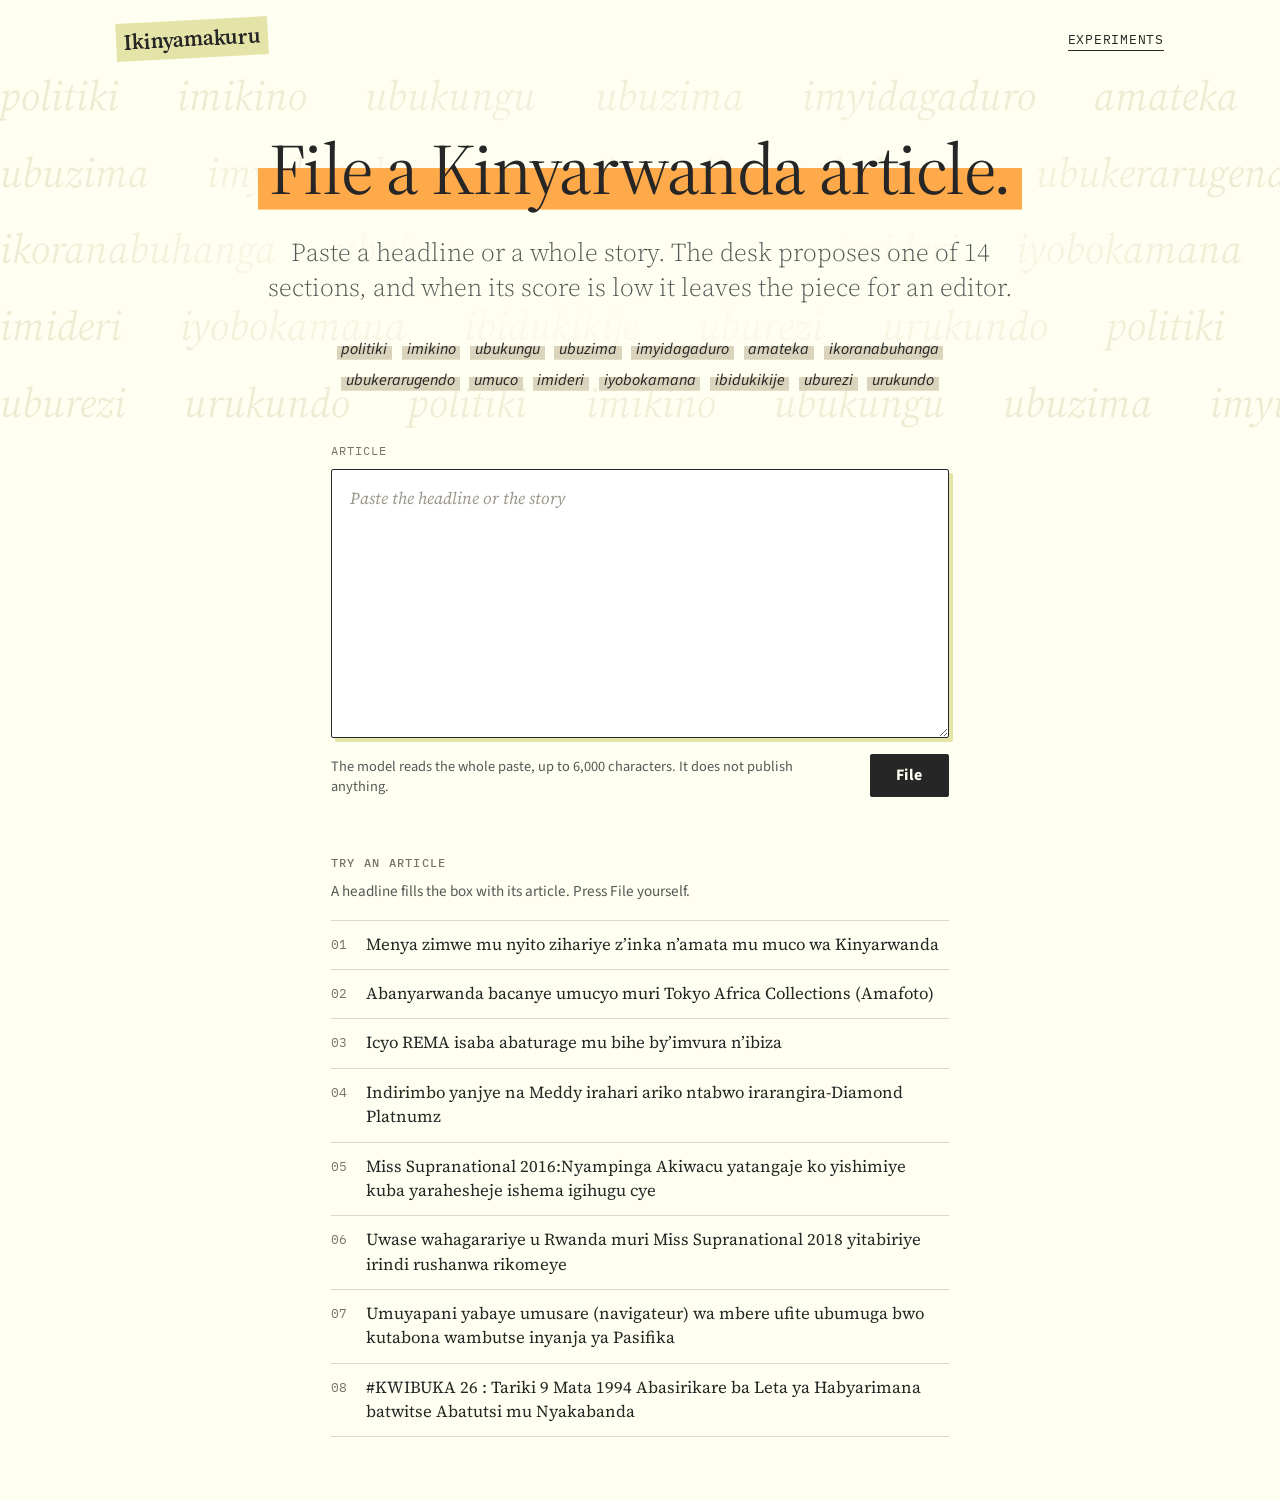
<file: web/index.html>
<!DOCTYPE html>
<html lang="en">
  <head>
    <meta charset="utf-8" />
    <meta name="viewport" content="width=device-width, initial-scale=1" />
    <title>Ikinyamakuru</title>
    <link rel="preconnect" href="https://fonts.googleapis.com" />
    <link rel="preconnect" href="https://fonts.gstatic.com" crossorigin />
    <link rel="stylesheet" href="https://fonts.googleapis.com/css2?family=IBM+Plex+Mono:wght@400;500&family=Source+Sans+3:ital,wght@0,400;0,600;0,700;1,400&family=Source+Serif+4:ital,opsz,wght@0,8..60,300;0,8..60,400;0,8..60,600;1,8..60,400&display=swap" />
    <link rel="stylesheet" href="styles.css?v=12" />
  </head>
  <body>
    <header class="top">
      <a class="brand" href="./">Ikinyamakuru</a>
      <nav>
        <a href="lab.html">Experiments</a>
      </nav>
    </header>

    <main>
      <section class="hero">
        <div class="drift" aria-hidden="true">
          
          <p class="drift-row" style="--row: 0"><span>politiki</span><span>imikino</span><span>ubukungu</span><span>ubuzima</span><span>imyidagaduro</span><span>amateka</span><span>ikoranabuhanga</span><span>ubukerarugendo</span><span>umuco</span><span>imideri</span><span>iyobokamana</span><span>ibidukikije</span><span>uburezi</span><span>urukundo</span><span>politiki</span><span>imikino</span><span>ubukungu</span><span>ubuzima</span><span>imyidagaduro</span><span>amateka</span><span>ikoranabuhanga</span><span>ubukerarugendo</span><span>umuco</span><span>imideri</span><span>iyobokamana</span><span>ibidukikije</span><span>uburezi</span><span>urukundo</span></p>
          
          <p class="drift-row" style="--row: 1"><span>ubuzima</span><span>imyidagaduro</span><span>amateka</span><span>ikoranabuhanga</span><span>ubukerarugendo</span><span>umuco</span><span>imideri</span><span>iyobokamana</span><span>ibidukikije</span><span>uburezi</span><span>urukundo</span><span>politiki</span><span>imikino</span><span>ubukungu</span><span>ubuzima</span><span>imyidagaduro</span><span>amateka</span><span>ikoranabuhanga</span><span>ubukerarugendo</span><span>umuco</span><span>imideri</span><span>iyobokamana</span><span>ibidukikije</span><span>uburezi</span><span>urukundo</span><span>politiki</span><span>imikino</span><span>ubukungu</span></p>
          
          <p class="drift-row" style="--row: 2"><span>ikoranabuhanga</span><span>ubukerarugendo</span><span>umuco</span><span>imideri</span><span>iyobokamana</span><span>ibidukikije</span><span>uburezi</span><span>urukundo</span><span>politiki</span><span>imikino</span><span>ubukungu</span><span>ubuzima</span><span>imyidagaduro</span><span>amateka</span><span>ikoranabuhanga</span><span>ubukerarugendo</span><span>umuco</span><span>imideri</span><span>iyobokamana</span><span>ibidukikije</span><span>uburezi</span><span>urukundo</span><span>politiki</span><span>imikino</span><span>ubukungu</span><span>ubuzima</span><span>imyidagaduro</span><span>amateka</span></p>
          
          <p class="drift-row" style="--row: 3"><span>imideri</span><span>iyobokamana</span><span>ibidukikije</span><span>uburezi</span><span>urukundo</span><span>politiki</span><span>imikino</span><span>ubukungu</span><span>ubuzima</span><span>imyidagaduro</span><span>amateka</span><span>ikoranabuhanga</span><span>ubukerarugendo</span><span>umuco</span><span>imideri</span><span>iyobokamana</span><span>ibidukikije</span><span>uburezi</span><span>urukundo</span><span>politiki</span><span>imikino</span><span>ubukungu</span><span>ubuzima</span><span>imyidagaduro</span><span>amateka</span><span>ikoranabuhanga</span><span>ubukerarugendo</span><span>umuco</span></p>
          
          <p class="drift-row" style="--row: 4"><span>uburezi</span><span>urukundo</span><span>politiki</span><span>imikino</span><span>ubukungu</span><span>ubuzima</span><span>imyidagaduro</span><span>amateka</span><span>ikoranabuhanga</span><span>ubukerarugendo</span><span>umuco</span><span>imideri</span><span>iyobokamana</span><span>ibidukikije</span><span>uburezi</span><span>urukundo</span><span>politiki</span><span>imikino</span><span>ubukungu</span><span>ubuzima</span><span>imyidagaduro</span><span>amateka</span><span>ikoranabuhanga</span><span>ubukerarugendo</span><span>umuco</span><span>imideri</span><span>iyobokamana</span><span>ibidukikije</span></p>
          
        </div>
        <h1><span class="swipe">File a Kinyarwanda article.</span></h1>
        <p class="lede">Paste a headline or a whole story. The desk proposes one of 14 sections, and when its score is low it leaves the piece for an editor.</p>
        <p class="sections" lang="rw">
          <span>politiki</span><span>imikino</span><span>ubukungu</span><span>ubuzima</span><span>imyidagaduro</span><span>amateka</span><span>ikoranabuhanga</span><span>ubukerarugendo</span><span>umuco</span><span>imideri</span><span>iyobokamana</span><span>ibidukikije</span><span>uburezi</span><span>urukundo</span>
        </p>
      </section>

      <div class="sheet">
        <form class="ask" method="post" action="./">
          <label for="text">Article</label>
          <textarea id="text" name="text" rows="9" maxlength="6000" lang="rw" spellcheck="false" placeholder="Paste the headline or the story"></textarea>
          <div class="ask-bar">
            <p class="hint">The model reads the whole paste, up to 6,000 characters. It does not publish anything.</p>
            <button type="submit">File</button>
          </div>
        </form>
      </div>

      

      
      <div class="sheet">
        <section class="examples">
          <h2>Try an article</h2>
          <p class="note">A headline fills the box with its article. Press File yourself.</p>
          <ol>
            
            <li><a href="./?text=Menya+zimwe+mu+nyito+zihariye+z%E2%80%99inka+n%E2%80%99amata+mu+muco+wa+Kinyarwanda%0AKubera+agaciro+abanyarwanda+duha+ibintu+bimwe+na+bimwe+mu+muco+wacu+wa+Kinyarwanda+nk%E2%80%99+inka,+amata,+ingoma+ariyo+yari+ikimenyetso+cy%E2%80%99ubutegetsi+bwa+kera+ndetse+n%E2%80%99umwami,+hari+amagambo+agendanye+n%E2%80%99ibyo+bintu+afite+uburyo+yavugwaga+akagaragaza+ako+gaciro+ibyo+bintu+byahabwaga+mu+muco.+Kungurana+ibitekerezo+kuri+aya+magambo+bifasha+cyane+cyane+abana+bari+kubyiruka+muri+iyi+minsi,+kugirango+babashe+kumva+amagambo+uburyo+yakoreshwaga+kera+ku+bintu++abanyarwanda+bahaga+agaciro+kurusha+ibindi.+Reka+duhere+ku+magambo+yakoreshwaga+ku+nka+n%E2%80%99amata+kugirango+tuyibukiranye+binashobotse+tujye+tunayakoresha+kuko+agaciro+byahabwaga+n%E2%80%99abakera+ntaho+kagiye.+Inzu+y%E2%80%99Inka+:+Ikiraro%0AInzu+y%E2%80%99Inyana+:+Uruhongore%0AIkiziriko+cy%E2%80%99Inka+:Injishi%0AKuzirika+Inka+:Kujisha+Inka%0AGutangira+Gukama+:+Kwinikiza%0AKurangiza+Gukama+:+Guhumuza%0AInka+itagikamwa+:+Inka+yatetse%0AIbyo+Inka+yituma+:+Amase%0AIkirundo+cy%E2%80%99amase:Icukiro%0AAmase+yumye:Igisheshe%0AInkari+z%E2%80%99inka+:+Amaganga%0AKotesha+inka+:+Gucanira+Inka%0AInka+ntitwita++irahaka+cg+igafata%0AInka+ntirongorwa++irima%0AInka+ntirya+:+irarisha%0AUbwatsi+inka+ziraraho+:+Icyarire%0AKujya+kurisha+:+Kwahuka%0AKujyana+inka+kunywa+amazi+:+Gushora%0AGukura+amase+y+;inka+mu+rugo+:+Gukuka%0AInka+itarabyara+ariko+nkuru+:+Ishashi%0AUbwatsi+bahanaguza+inka+:+Inkuyu,+abandi+babwita+Inkuyo%0AKujyana+inka+kwima+:+Kubangurira%0AKubuza+inyana+konka+igihe+nyina+ikamwa+:+Kwimira%0AKureka+inyana+ikabanza+konka+mbere+yo+gukama+:+Kuretesha%0AInka+yiteguye+gukamwa+:+Kureta/Yarese%0AInka+yiteguye+kwima+irarinda+(Kurinda)%0AInka+ijyanwa+gusaba+umugeni+:+Inkwano%0AInka+ikomoka+ku+nkwano+igahabwa+iwabo+w%E2%80%9Dumuhungu+:+Indongoranyo%0AGuha+umuntu+inka+:+Kumugabira%0AInka+ihabwa+uwaguhaye+inka+:+Inyiturano%0AInka+yirutse+igasiga+abashumba+:+Gutana%0AInyana+ikivuka+:+Umutavu%0AKuruhuka+kw%E2%80%99Inka+imaze+kunywa+mbere+yo+gusubira+kurisha+:+Kubyagira%0AAho+inka+zijya+kunywa+amazi++:+ku+Ibuga%0AInka+ntinywa+amazi+ahubwo+irashoka.+Ayo+magambo+yakoreshwaga+ku+mata+ni+aya+akurikira+:+Amata+yiriwe+:++Amirire%0AAmata+yakamwe+ako+kanya+agishyushye+:++Inshyushyu%0AAmata+yaraye+ataravura+:+Umubanji%0AAmata+yavuze+:+Ikivuguto%0AAmata+y%E2%80%99Inka+yimye+:+Amasitu%0AAho+batereka+Amata+:+Ku+Ruhimbi%0AIcyo+bakamiramo+:+Icyansi%0AIcyo+banyweramo+Amata+:+Inkongoro%0AIcyo+bacundiramo+amata+:+Igisabo%0AIgipfundikizo+k%E2%80%99+igisabo+:+Inzindaro%0AIcyo+bavurugisha+Amata+:+Umutozo%0AGukura+amavuta+mu+mata+:+Kwavura%0AIkibumbe+cyamavuta+y%E2%80%99inka+:+Isoro%0AKumena+Amata+ubishaka+:+Kuyabikira%0Akumena+Amata+utabishaka+:+Kuyabogora%0AAmata+yakuwemo+amavuta+:+Amacunda%0AAmata+y%E2%80%99Inka+ikimara+kubyara+:+Umuhondo%0AKirazira+gupfobya+Amata+ngo+uyite+Uduta+:+Amata+aba+menshi+cyangwa+make+Source:+Gakondo" data-text="Menya zimwe mu nyito zihariye z’inka n’amata mu muco wa Kinyarwanda
Kubera agaciro abanyarwanda duha ibintu bimwe na bimwe mu muco wacu wa Kinyarwanda nk’ inka, amata, ingoma ariyo yari ikimenyetso cy’ubutegetsi bwa kera ndetse n’umwami, hari amagambo agendanye n’ibyo bintu afite uburyo yavugwaga akagaragaza ako gaciro ibyo bintu byahabwaga mu muco. Kungurana ibitekerezo kuri aya magambo bifasha cyane cyane abana bari kubyiruka muri iyi minsi, kugirango babashe kumva amagambo uburyo yakoreshwaga kera ku bintu  abanyarwanda bahaga agaciro kurusha ibindi. Reka duhere ku magambo yakoreshwaga ku nka n’amata kugirango tuyibukiranye binashobotse tujye tunayakoresha kuko agaciro byahabwaga n’abakera ntaho kagiye. Inzu y’Inka : Ikiraro
Inzu y’Inyana : Uruhongore
Ikiziriko cy’Inka :Injishi
Kuzirika Inka :Kujisha Inka
Gutangira Gukama : Kwinikiza
Kurangiza Gukama : Guhumuza
Inka itagikamwa : Inka yatetse
Ibyo Inka yituma : Amase
Ikirundo cy’amase:Icukiro
Amase yumye:Igisheshe
Inkari z’inka : Amaganga
Kotesha inka : Gucanira Inka
Inka ntitwita  irahaka cg igafata
Inka ntirongorwa  irima
Inka ntirya : irarisha
Ubwatsi inka ziraraho : Icyarire
Kujya kurisha : Kwahuka
Kujyana inka kunywa amazi : Gushora
Gukura amase y ;inka mu rugo : Gukuka
Inka itarabyara ariko nkuru : Ishashi
Ubwatsi bahanaguza inka : Inkuyu, abandi babwita Inkuyo
Kujyana inka kwima : Kubangurira
Kubuza inyana konka igihe nyina ikamwa : Kwimira
Kureka inyana ikabanza konka mbere yo gukama : Kuretesha
Inka yiteguye gukamwa : Kureta/Yarese
Inka yiteguye kwima irarinda (Kurinda)
Inka ijyanwa gusaba umugeni : Inkwano
Inka ikomoka ku nkwano igahabwa iwabo w”umuhungu : Indongoranyo
Guha umuntu inka : Kumugabira
Inka ihabwa uwaguhaye inka : Inyiturano
Inka yirutse igasiga abashumba : Gutana
Inyana ikivuka : Umutavu
Kuruhuka kw’Inka imaze kunywa mbere yo gusubira kurisha : Kubyagira
Aho inka zijya kunywa amazi  : ku Ibuga
Inka ntinywa amazi ahubwo irashoka. Ayo magambo yakoreshwaga ku mata ni aya akurikira : Amata yiriwe :  Amirire
Amata yakamwe ako kanya agishyushye :  Inshyushyu
Amata yaraye ataravura : Umubanji
Amata yavuze : Ikivuguto
Amata y’Inka yimye : Amasitu
Aho batereka Amata : Ku Ruhimbi
Icyo bakamiramo : Icyansi
Icyo banyweramo Amata : Inkongoro
Icyo bacundiramo amata : Igisabo
Igipfundikizo k’ igisabo : Inzindaro
Icyo bavurugisha Amata : Umutozo
Gukura amavuta mu mata : Kwavura
Ikibumbe cyamavuta y’inka : Isoro
Kumena Amata ubishaka : Kuyabikira
kumena Amata utabishaka : Kuyabogora
Amata yakuwemo amavuta : Amacunda
Amata y’Inka ikimara kubyara : Umuhondo
Kirazira gupfobya Amata ngo uyite Uduta : Amata aba menshi cyangwa make Source: Gakondo" lang="rw">Menya zimwe mu nyito zihariye z’inka n’amata mu muco wa Kinyarwanda</a></li>
            
            <li><a href="./?text=Abanyarwanda+bacanye+umucyo+muri+Tokyo+Africa+Collections+(Amafoto)%0ANi+igikorwa+cyabaye+ku+nshuro+ya+mbere+cyitabiriwe+n%E2%80%99Abanyarwanda+nyuma+y%E2%80%99ubufatanye+n%E2%80%99abategura+Kigali+International+Fashion+Week.+Mbere+y%E2%80%99igikorwa+aba+Banyarwanda+bitabiriye+Tokyo+Fashion+Week+basuye+ibigo+bikomeye+nka+AOKI+iri+mu+bigo+bikora+amakositimu+akomeye+mu+Buyapani,+kompanyi+itegura+icyayi+cy%E2%80%99u+Rwanda+n%E2%80%99ibindi.+Aba+Banyarwanda+bageze+mu+Buyapani+ku+wa+27+Kanama+2019+bazagaruka+i+Kigali+ku+wa+5+Nzeri+2019.+Abahanga+imideli+bo+mu+Rwanda+bitabiriye+Tokyo+Africa+Collections+barimo+Murorunkwere+Sandrine+ufite+inzu+ihanga+imideli+ya+Sahorn+Fashion+House+na+Karen+Uwera+ufite+inzu+y%E2%80%99imideli+ya+KARSSH+Collection.+Mu+berekana+imideli+bitabiriye+baturutse+mu+Rwanda+barimo+Bella+Christa+Kanyange+na+Kaneza+Lynka+Amanda.+Kuva+mu+2017,+ibirori+ngarukamwaka+bya+Kigali+Fashion+Week+byagejejwe+ku+yindi+ntera+n%E2%80%99ababitegura+bitangira+kubera+i+Burayi+nyuma+y%E2%80%99imyaka+irindwi+bibera+mu+Rwanda+gusa.+Icyo+gihe+ku+ikubitiro+byatangiriye+i+Berlin+mu+Budage,+bikomereza+i+Amsterdam+mu+Buholandi,+hanyuma+bisorezwa+i+Bruxelles+mu+Bubiligi.%0AKu+wa+Gatandatu+tariki+6+Nyakanga+2019+habayeho+igikorwa+cya+Kigali+Fashion+Week+ku+nshuro+yacyo+ya+cumi+kuva+gitangijwe+mu+Rwanda,+cyabereye+muri+Kigali+Serena+Hotel.+Cyahurije+hamwe+abamurika+imideli+batandukanye+bo+mu+Rwanda+no+hanze+yarwo+ndetse+n%E2%80%99abayihanga,+biyerekanye+mu+buryo+bwanyuze+abacyitabiriye.+Herekanwe+imyambaro+itandukanye+irimo+iy%E2%80%99inzu+zihanga+imideli+nka+Ucoco+na+The+5+Mith+yo+mu+Burundi,+By+The+Way+Clothes+yo+mu+Bubiligi+na+Gissa+Fashion+Design+yo+muri+Su%C3%A8de.+Abahanga+imideli+bo+mu+Rwanda+biyerekanye+barimo+Aqua,+Ihogoza+Design,+Dk+Textiles,+Iby%E2%80%99iwacu+Summer+Collection,+Mundi+Design+na+Karen+Karsh+wa+Karsh+Collections.+Sayaka+Akimoto+ushinzwe+kumenyekanisha+Tokyo+Africa+Collection+2019+na+Leo+Sugo+utegura+iki+gikorwa+bari+mu+bacyitabiriye.+Kigali+Fashion+Week+yatangiye+mu+2012,+itangirana+n%E2%80%99ibindi+birori+birimo+icya+Kampala,+Bujumbura+na+Nairobi+Fashion+week.+Inategura+ibitaramo+muri+Ghana+n%E2%80%99ibindi+bihugu+bikomeye+ndetse+yanatangiye+ibirori+birimo+Kigali+International+Fashion+Week+ibera+mu+Buholandi,+u+Bubiligi,+u+Budage+n%E2%80%99u+Bwongereza.+Uyu+mwaka+bazatangira+ibindi+birori+birimo+ibizabera+i+New+York,+Thailand+na+Singapore." data-text="Abanyarwanda bacanye umucyo muri Tokyo Africa Collections (Amafoto)
Ni igikorwa cyabaye ku nshuro ya mbere cyitabiriwe n’Abanyarwanda nyuma y’ubufatanye n’abategura Kigali International Fashion Week. Mbere y’igikorwa aba Banyarwanda bitabiriye Tokyo Fashion Week basuye ibigo bikomeye nka AOKI iri mu bigo bikora amakositimu akomeye mu Buyapani, kompanyi itegura icyayi cy’u Rwanda n’ibindi. Aba Banyarwanda bageze mu Buyapani ku wa 27 Kanama 2019 bazagaruka i Kigali ku wa 5 Nzeri 2019. Abahanga imideli bo mu Rwanda bitabiriye Tokyo Africa Collections barimo Murorunkwere Sandrine ufite inzu ihanga imideli ya Sahorn Fashion House na Karen Uwera ufite inzu y’imideli ya KARSSH Collection. Mu berekana imideli bitabiriye baturutse mu Rwanda barimo Bella Christa Kanyange na Kaneza Lynka Amanda. Kuva mu 2017, ibirori ngarukamwaka bya Kigali Fashion Week byagejejwe ku yindi ntera n’ababitegura bitangira kubera i Burayi nyuma y’imyaka irindwi bibera mu Rwanda gusa. Icyo gihe ku ikubitiro byatangiriye i Berlin mu Budage, bikomereza i Amsterdam mu Buholandi, hanyuma bisorezwa i Bruxelles mu Bubiligi.
Ku wa Gatandatu tariki 6 Nyakanga 2019 habayeho igikorwa cya Kigali Fashion Week ku nshuro yacyo ya cumi kuva gitangijwe mu Rwanda, cyabereye muri Kigali Serena Hotel. Cyahurije hamwe abamurika imideli batandukanye bo mu Rwanda no hanze yarwo ndetse n’abayihanga, biyerekanye mu buryo bwanyuze abacyitabiriye. Herekanwe imyambaro itandukanye irimo iy’inzu zihanga imideli nka Ucoco na The 5 Mith yo mu Burundi, By The Way Clothes yo mu Bubiligi na Gissa Fashion Design yo muri Suède. Abahanga imideli bo mu Rwanda biyerekanye barimo Aqua, Ihogoza Design, Dk Textiles, Iby’iwacu Summer Collection, Mundi Design na Karen Karsh wa Karsh Collections. Sayaka Akimoto ushinzwe kumenyekanisha Tokyo Africa Collection 2019 na Leo Sugo utegura iki gikorwa bari mu bacyitabiriye. Kigali Fashion Week yatangiye mu 2012, itangirana n’ibindi birori birimo icya Kampala, Bujumbura na Nairobi Fashion week. Inategura ibitaramo muri Ghana n’ibindi bihugu bikomeye ndetse yanatangiye ibirori birimo Kigali International Fashion Week ibera mu Buholandi, u Bubiligi, u Budage n’u Bwongereza. Uyu mwaka bazatangira ibindi birori birimo ibizabera i New York, Thailand na Singapore." lang="rw">Abanyarwanda bacanye umucyo muri Tokyo Africa Collections (Amafoto)</a></li>
            
            <li><a href="./?text=Icyo+REMA+isaba+abaturage+mu+bihe+by%E2%80%99imvura+n%E2%80%99ibiza%0AMuri+ibi+bihe+by%E2%80%99imvura+hari+kugaragara+abaturage+bahuye+n%E2%80%99ingaruka+z%E2%80%99ibiza+nk%E2%80%99imyaka+mu+murima+itwarwa+n%E2%80%99isuri,+inzu+zihirima,+abantu+bapfa+n%E2%80%99ibindi+bibazo+bitandukanye.+REMA+ivuga+ko+abaturage+bitaye+ku+bidukikije+bakabibungabunga+waba+umuti+urambye+wo+kwirinda+ibiza+no+kubica+intege.+Iki+kigo+kiri+muri+gahunda+yo+kongerera+ubumenyi+abagize+komite+z%E2%80%99ibidukikije+ku+rwego+rw%E2%80%99umurenge+n%E2%80%99akarere+bujyane+no+kwita+ku+bidukikije+kugira+ngo+babitoze+abaturage+umunsi+ku+wundi.+Ku+itariki+ya+8+n%E2%80%99iya+9+Werurwe+2018+cyahuguye+abo+mu+Karere+ka+Huye+nyuma+y%E2%80%99iminsi+ibiri+kivuye+muri+Gisagara.+Umukozi+muri+REMA+ushinzwe+ubukangurambaga+no+kwinjiza+ibidukikije+muri+gahunda+z%E2%80%99iterambere,+Nsanzimana+Djuma,+yasabye+komite+z%E2%80%99ibidukikije+gukangurira+abaturage+gushyira+ingufu+mu+kwita+ku+bidukikije+no+kubibungabunga+nk%E2%80%99uburyo+burambye+bwo+kwirinda+ibiza.+Yagize+ati+%E2%80%9CIbidukikije+ni+urwego+rugira+imbogamizi+zihoraho,+uyu+munsi+dushobora+kuba+dufite+ibibazo+by%E2%80%99izuba+ubundi+tukagira+imvura+nyinshi,+twebwe+icyo+tugamije+ni+ugutoza+abaturage+kwita+ku+bidukije+no+kubibungabunga+kugira+ngo+birinde+ibiza+kuko+iyo+byaje+bibateza+ibibazo.+Turi+guhugura+abagize+komite+z%E2%80%99ibidukikije+ku+nzego+z%E2%80%99ibanze+kugira+ngo+badufashe+kwigisha+abaturage%E2%80%9D.+Nsanzimana+avuga+ko+mu+bikwiye+gushyirwamo+ingufu+harimo+guca+amaterasi+y%E2%80%99indinganire+hirindwa+isuri,+gutera+ibiti+birimo+n%E2%80%99ibivangwa+n%E2%80%99imyaka,+guca+imirwanyasuri,+kwirinda+gutura+mu+manegeka,+kudahinga+hafi+y%E2%80%99imigezi,+kubungabunga+ibishanga+n%E2%80%99ibindi.+Abagize+komite+z%E2%80%99ibidukikije+bahuguwe+bavuga+ko+ubumenyi+bahawe+bagiye+kububyaza+umusaruro+bigisha+baturage+kandi++bagafatikanya+na+bo+mu+kwita+ku+bidukikije,+cyane+cyane+bibanda+ku+miterere+y%E2%80%99agace+batuyemo.+Mu+minsi+ishize+kuwa+3+Werurwe+2018,+imvura+y%E2%80%99umurindi+yaguye+mu+Karere+Ka+Rubavu,+iteza+umwuzure,+umugezi+wa+Sebeya+usenya+inzu+26,+izindi+zirenga+900+zinjirwamo+n%E2%80%99amazi+ku+buryo+abari+batuyemo+bagiye+gucumbikirwa+mu+baturanyi.%0AREMA+ivuga+ko+gahunda+yo+kwigisha+komite+z%E2%80%99ibidukikije+izakomereza+no+mu+tundi+turere.+%5Bemail%C2%A0protected%5D" data-text="Icyo REMA isaba abaturage mu bihe by’imvura n’ibiza
Muri ibi bihe by’imvura hari kugaragara abaturage bahuye n’ingaruka z’ibiza nk’imyaka mu murima itwarwa n’isuri, inzu zihirima, abantu bapfa n’ibindi bibazo bitandukanye. REMA ivuga ko abaturage bitaye ku bidukikije bakabibungabunga waba umuti urambye wo kwirinda ibiza no kubica intege. Iki kigo kiri muri gahunda yo kongerera ubumenyi abagize komite z’ibidukikije ku rwego rw’umurenge n’akarere bujyane no kwita ku bidukikije kugira ngo babitoze abaturage umunsi ku wundi. Ku itariki ya 8 n’iya 9 Werurwe 2018 cyahuguye abo mu Karere ka Huye nyuma y’iminsi ibiri kivuye muri Gisagara. Umukozi muri REMA ushinzwe ubukangurambaga no kwinjiza ibidukikije muri gahunda z’iterambere, Nsanzimana Djuma, yasabye komite z’ibidukikije gukangurira abaturage gushyira ingufu mu kwita ku bidukikije no kubibungabunga nk’uburyo burambye bwo kwirinda ibiza. Yagize ati “Ibidukikije ni urwego rugira imbogamizi zihoraho, uyu munsi dushobora kuba dufite ibibazo by’izuba ubundi tukagira imvura nyinshi, twebwe icyo tugamije ni ugutoza abaturage kwita ku bidukije no kubibungabunga kugira ngo birinde ibiza kuko iyo byaje bibateza ibibazo. Turi guhugura abagize komite z’ibidukikije ku nzego z’ibanze kugira ngo badufashe kwigisha abaturage”. Nsanzimana avuga ko mu bikwiye gushyirwamo ingufu harimo guca amaterasi y’indinganire hirindwa isuri, gutera ibiti birimo n’ibivangwa n’imyaka, guca imirwanyasuri, kwirinda gutura mu manegeka, kudahinga hafi y’imigezi, kubungabunga ibishanga n’ibindi. Abagize komite z’ibidukikije bahuguwe bavuga ko ubumenyi bahawe bagiye kububyaza umusaruro bigisha baturage kandi  bagafatikanya na bo mu kwita ku bidukikije, cyane cyane bibanda ku miterere y’agace batuyemo. Mu minsi ishize kuwa 3 Werurwe 2018, imvura y’umurindi yaguye mu Karere Ka Rubavu, iteza umwuzure, umugezi wa Sebeya usenya inzu 26, izindi zirenga 900 zinjirwamo n’amazi ku buryo abari batuyemo bagiye gucumbikirwa mu baturanyi.
REMA ivuga ko gahunda yo kwigisha komite z’ibidukikije izakomereza no mu tundi turere. [email protected]" lang="rw">Icyo REMA isaba abaturage mu bihe by’imvura n’ibiza</a></li>
            
            <li><a href="./?text=Indirimbo+yanjye+na+Meddy+irahari+ariko+ntabwo+irarangira-Diamond+Platnumz%0ADiamond+Platnumz+watumiwe+gusoza+iserukiramuco+ryiswe+Iwacu+Muzika+Festival,+yavuze+ko+indirimbo+yakoranye+na+Meddy+yatinze+gusohoka+kuko+byagoranye+guhuza+umwanya,+kubera+imiterere+y%E2%80%99ibitaramo+byabo+no+kutabonana.+Mu+kiganiro+yagiranye+n%E2%80%99itangazamakuru+i+Kigali+kuri+uyu+wa+Gatanu+tariki+16+Kanama+2019,Diamond+yanavuze+ko+umuhanzikazi+ukizamuka+Sunny+atamuzi+ahubwo+yifuza+kumubona+no+kumwumva.+Mu+gihe+hari+amakuru+menshi+yagiye+akwirakwira+mu+bitangazamakuru+byo+mu+Rwanda+ko+hari+abahanzi+barimo+Meddy,+The+Ben+na+Sunny+bashatse+gukora+n%E2%80%99iki+cyamamare+indirimbo,cyavuze+ko+hari+imishinga+y%E2%80%99Abanyarwanda+iri+muri+Wasafi.+Gusa+yatinze+ku+ndirimbo+yakoranye+na+Meddy+aho+yavuze+ko+iyi+ndirimbo+yatinze+gusohoka+kubera+kudahuza+igihe.+Ati+%E2%80%9CIndirimbo+ya+Meddy+irahari+ariko+ntabwo+irarangira+kubera+ko+byagoranye+guhuza+umwanya+ngo+duhurire+muri+Studio+tuyirangize,+ariko+mu+minsi+micye+muzayumva%E2%80%9D.+Diamond+yavuze+no+kuri+ShaddyBoo+wamamaye+kubera+imbuga+nkoranyambaga,+abwira+abanyamakuru+ko+nta+mubano+udasanzwe+afitanye+nawe+nkuko+benshi+babikeka+ko+ahubwo+amufata+nka+mushiki+we+akunda+kandi+akurikira.+Ati+%E2%80%9CShaddyboo+ni+mushikiwange+wamamaye+ku+mbuga+nkoranyambaga+nkurikira+kandi+mufata+nka+mushiki+wange,+nta+wundi+mubano+wihariye+hagati+yange+nawe%E2%80%9D.+%0A%0AYanditswe+na+Habarurema+Djamali" data-text="Indirimbo yanjye na Meddy irahari ariko ntabwo irarangira-Diamond Platnumz
Diamond Platnumz watumiwe gusoza iserukiramuco ryiswe Iwacu Muzika Festival, yavuze ko indirimbo yakoranye na Meddy yatinze gusohoka kuko byagoranye guhuza umwanya, kubera imiterere y’ibitaramo byabo no kutabonana. Mu kiganiro yagiranye n’itangazamakuru i Kigali kuri uyu wa Gatanu tariki 16 Kanama 2019,Diamond yanavuze ko umuhanzikazi ukizamuka Sunny atamuzi ahubwo yifuza kumubona no kumwumva. Mu gihe hari amakuru menshi yagiye akwirakwira mu bitangazamakuru byo mu Rwanda ko hari abahanzi barimo Meddy, The Ben na Sunny bashatse gukora n’iki cyamamare indirimbo,cyavuze ko hari imishinga y’Abanyarwanda iri muri Wasafi. Gusa yatinze ku ndirimbo yakoranye na Meddy aho yavuze ko iyi ndirimbo yatinze gusohoka kubera kudahuza igihe. Ati “Indirimbo ya Meddy irahari ariko ntabwo irarangira kubera ko byagoranye guhuza umwanya ngo duhurire muri Studio tuyirangize, ariko mu minsi micye muzayumva”. Diamond yavuze no kuri ShaddyBoo wamamaye kubera imbuga nkoranyambaga, abwira abanyamakuru ko nta mubano udasanzwe afitanye nawe nkuko benshi babikeka ko ahubwo amufata nka mushiki we akunda kandi akurikira. Ati “Shaddyboo ni mushikiwange wamamaye ku mbuga nkoranyambaga nkurikira kandi mufata nka mushiki wange, nta wundi mubano wihariye hagati yange nawe”. 

Yanditswe na Habarurema Djamali" lang="rw">Indirimbo yanjye na Meddy irahari ariko ntabwo irarangira-Diamond Platnumz</a></li>
            
            <li><a href="./?text=Miss+Supranational+2016:Nyampinga+Akiwacu+++yatangaje+ko++yishimiye+kuba+yarahesheje+ishema+igihugu+cye%0AAkiwacu+Colombe+wari+uhagarariye+u+Rwanda+mu+marushanwa+ya+Miss+Supranational+2016+yatangaje+ko+nubwo+atambitswe+ikamba+bwose+yishimiye+kuba+yarahesheje+ishema+igihugu+cye,+akaza+mu+bantu+25+ba+mbere,+muri+74+Aya+marushanwa,+yaberaga+ahitwa+Krynica-Zdroj,+mu+gihugu+cya+Poland+yasojwe+kuri+uyu+wa+3+Ukuboza+2016,+uwitwa+Srinidhi+Shetty,+w%E2%80%99imyaka+24,+ureshya+na+metero+1.72+w%E2%80%99Umuhindekazi+yegukanye+ikamba.+Ni+ku+nshuro+ya+kabiri+iri+kamba+ryegukanwa+n%E2%80%99Umuhindekazi,+kuko+mu+2014+nabwo+ryegukanye+n%E2%80%99undi+ukomoka+muri+iki+gihugu+witwa+Asha+Bhat.+Umwanya+wa+kabiri+muri+aya+marushanwa+(Igisonga+cya+mbere)+wegukanywe+n%E2%80%99uwo+mu+gihugu+cya+Venezuela+witwa+Valeria+Vespoli,+naho+umwanya+wa+gatatu+(Igisonga+cya+kabiri)+wo+utwarwa+na+Jaleesa+Pigot+ukomoka+mu+gihugu+cyitwa+Suriname+cyo+muri+Amerika+y%E2%80%99Amajyepfo.+Umwanya+wa+kane+(Igisonga+cya+gatatu)+wo+wegukanywe+na+Ornella+Gunesekere+wo+muri+Sri+Lanka.+Umwanya+wa+gatanu+(Igisonga+cya+kane)+wo+watwawe+na+Korinna+Kocsis+wo+mu+gihugu+cya+Hungary.+Ibihugu+byaje+mu+cyiciro+cya+nyuma+cy%E2%80%99amarushanwa+(semi-finalists)+Top+10+ni+Belarus,+Indonesia,+Myanmar,+Poland+na+Slovakia.+U+Rwanda,+rwo+rwaje+kugaragara+mu+cyiciro+cya+%E2%80%98quarter-finalists%E2%80%99cy%E2%80%99ibihugu+25+byitwaye+neza;+Top+25;+ari+byo+Argentina,+Australia,+Brazil,+Japan,+Mauritius,+Mexico,+Netherlands,+Panama,+Paraguay,+Philippines,+Romania,+Russia,+u+Rwanda,+Ukraine+na+Vietnam.+Nyampinga+Akiwacu+Colombe+wari+uhagarariye+u+Rwanda+mu+marushanwa+ya+Miss+Supranational+2016+yatangaje+ko+nubwo+atambitswe+ikamba+bwose+yishimiye+kuba+yarahesheje+ishema+igihugu+cye,+akaza+mu+bantu+25+ba+mbere,+muri+74+bahatanaga+baturuka+hirya+no+hino+ku+Isi.+Aya+marushanwa,+yaberaga+ahitwa+Krynica-Zdroj,+mu+gihugu+cya+Poland+yasojwe+kuri+uyu+wa+3+Ukuboza+2016,+uwitwa+Srinidhi+Shetty,+w%E2%80%99imyaka+24,+ureshya+na+metero+1.72+w%E2%80%99Umuhindekazi+yegukanye+ikamba.+Ni+ku+nshuro+ya+kabiri+iri+kamba+ryegukanwa+n%E2%80%99Umuhindekazi,+kuko+mu+2014+nabwo+ryegukanye+n%E2%80%99undi+ukomoka+muri+iki+gihugu+witwa+Asha+Bhat.+Umwanya+wa+kabiri+muri+aya+marushanwa+(Igisonga+cya+mbere)+wegukanywe+n%E2%80%99uwo+mu+gihugu+cya+Venezuela+witwa+Valeria+Vespoli,+naho+umwanya+wa+gatatu+(Igisonga+cya+kabiri)+wo+utwarwa+na+Jaleesa+Pigot+ukomoka+mu+gihugu+cyitwa+Suriname+cyo+muri+Amerika+y%E2%80%99Amajyepfo.+Umwanya+wa+kane+(Igisonga+cya+gatatu)+wo+wegukanywe+na+Ornella+Gunesekere+wo+muri+Sri+Lanka.+Umwanya+wa+gatanu+(Igisonga+cya+kane)+wo+watwawe+na+Korinna+Kocsis+wo+mu+gihugu+cya+Hungary.+Ibihugu+byaje+mu+cyiciro+cya+nyuma+cy%E2%80%99amarushanwa+(semi-finalists)+Top+10+ni+Belarus,+Indonesia,+Myanmar,+Poland+na+Slovakia.+U+Rwanda,+rwo+rwaje+kugaragara+mu+cyiciro+cya+%E2%80%98quarter-finalists%E2%80%99cy%E2%80%99ibihugu+25+byitwaye+neza;+Top+25;+ari+byo+Argentina,+Australia,+Brazil,+Japan,+Mauritius,+Mexico,+Netherlands,+Panama,+Paraguay,+Philippines,+Romania,+Russia,+u+Rwanda,+Ukraine+na+Vietnam.Via:+Izibarirashe%0A%0A%0AMUHABURA.RW" data-text="Miss Supranational 2016:Nyampinga Akiwacu   yatangaje ko  yishimiye kuba yarahesheje ishema igihugu cye
Akiwacu Colombe wari uhagarariye u Rwanda mu marushanwa ya Miss Supranational 2016 yatangaje ko nubwo atambitswe ikamba bwose yishimiye kuba yarahesheje ishema igihugu cye, akaza mu bantu 25 ba mbere, muri 74 Aya marushanwa, yaberaga ahitwa Krynica-Zdroj, mu gihugu cya Poland yasojwe kuri uyu wa 3 Ukuboza 2016, uwitwa Srinidhi Shetty, w’imyaka 24, ureshya na metero 1.72 w’Umuhindekazi yegukanye ikamba. Ni ku nshuro ya kabiri iri kamba ryegukanwa n’Umuhindekazi, kuko mu 2014 nabwo ryegukanye n’undi ukomoka muri iki gihugu witwa Asha Bhat. Umwanya wa kabiri muri aya marushanwa (Igisonga cya mbere) wegukanywe n’uwo mu gihugu cya Venezuela witwa Valeria Vespoli, naho umwanya wa gatatu (Igisonga cya kabiri) wo utwarwa na Jaleesa Pigot ukomoka mu gihugu cyitwa Suriname cyo muri Amerika y’Amajyepfo. Umwanya wa kane (Igisonga cya gatatu) wo wegukanywe na Ornella Gunesekere wo muri Sri Lanka. Umwanya wa gatanu (Igisonga cya kane) wo watwawe na Korinna Kocsis wo mu gihugu cya Hungary. Ibihugu byaje mu cyiciro cya nyuma cy’amarushanwa (semi-finalists) Top 10 ni Belarus, Indonesia, Myanmar, Poland na Slovakia. U Rwanda, rwo rwaje kugaragara mu cyiciro cya ‘quarter-finalists’cy’ibihugu 25 byitwaye neza; Top 25; ari byo Argentina, Australia, Brazil, Japan, Mauritius, Mexico, Netherlands, Panama, Paraguay, Philippines, Romania, Russia, u Rwanda, Ukraine na Vietnam. Nyampinga Akiwacu Colombe wari uhagarariye u Rwanda mu marushanwa ya Miss Supranational 2016 yatangaje ko nubwo atambitswe ikamba bwose yishimiye kuba yarahesheje ishema igihugu cye, akaza mu bantu 25 ba mbere, muri 74 bahatanaga baturuka hirya no hino ku Isi. Aya marushanwa, yaberaga ahitwa Krynica-Zdroj, mu gihugu cya Poland yasojwe kuri uyu wa 3 Ukuboza 2016, uwitwa Srinidhi Shetty, w’imyaka 24, ureshya na metero 1.72 w’Umuhindekazi yegukanye ikamba. Ni ku nshuro ya kabiri iri kamba ryegukanwa n’Umuhindekazi, kuko mu 2014 nabwo ryegukanye n’undi ukomoka muri iki gihugu witwa Asha Bhat. Umwanya wa kabiri muri aya marushanwa (Igisonga cya mbere) wegukanywe n’uwo mu gihugu cya Venezuela witwa Valeria Vespoli, naho umwanya wa gatatu (Igisonga cya kabiri) wo utwarwa na Jaleesa Pigot ukomoka mu gihugu cyitwa Suriname cyo muri Amerika y’Amajyepfo. Umwanya wa kane (Igisonga cya gatatu) wo wegukanywe na Ornella Gunesekere wo muri Sri Lanka. Umwanya wa gatanu (Igisonga cya kane) wo watwawe na Korinna Kocsis wo mu gihugu cya Hungary. Ibihugu byaje mu cyiciro cya nyuma cy’amarushanwa (semi-finalists) Top 10 ni Belarus, Indonesia, Myanmar, Poland na Slovakia. U Rwanda, rwo rwaje kugaragara mu cyiciro cya ‘quarter-finalists’cy’ibihugu 25 byitwaye neza; Top 25; ari byo Argentina, Australia, Brazil, Japan, Mauritius, Mexico, Netherlands, Panama, Paraguay, Philippines, Romania, Russia, u Rwanda, Ukraine na Vietnam.Via: Izibarirashe


MUHABURA.RW" lang="rw">Miss Supranational 2016:Nyampinga Akiwacu   yatangaje ko  yishimiye kuba yarahesheje ishema igihugu cye</a></li>
            
            <li><a href="./?text=Uwase+wahagarariye+u+Rwanda+muri+Miss+Supranational+2018+yitabiriye+irindi+rushanwa+rikomeye%0AUyu+mukobwa+ahatanye+na+bagenzi+16+baturutse+mu+bindi+bihugu+bitandukanye+bitabira+iri+rushanwa+riri+kubera+muri+Pologne+ari+naho+Uwase+yiga+muri+kaminuza+ya+Wy%C5%BCsza+Szko%C5%82a+Bankowa+yigisha+ibyerekeye+ubukungu.+Uwase+yabwiye+IGIHE+ko+umukobwa+uzahiga+abandi+azahabwa+amajwi+hakurikijwe+uko+yitwaye+imbere+y%E2%80%99akanama+nkemurampaka,+intambuko,+ubwiza+n%E2%80%99ukuntu+ashyigikiwe+ku+mbuga+nkoranyambaga+z%E2%80%99irushanwa.+Azahembwa+amafaranga+ataratangajwe+umubare+ndetse+afotorwe+bya+kinyamwuga+mu+gihe+cy%E2%80%99icyumweru+ari+mu+butembere+ku+mucanga+wa++Miami+muri+Leta+Zunze+Ubumwe+za+Amerika.+Aba+bakobwa+bageze+mu+cyiciro+cya+nyuma+bari+20,+batatu+barasezererwa+kubera+kutubahiriza+igihe+n%E2%80%99imyitozo.+Uwase+yavuze+ko+yiha+amahirwe+n%E2%80%99ubwo+abona+bitoroshye.+Yagize+ati+%E2%80%9CBirakomeye+ariko+amahirwe++ndayiha,++n%E2%80%99ubwo+ntakubwira+umubare+njanishije+kuko+irushanwa+aba+ari+irushanwa.%E2%80%9D+Umunsi+ny%E2%80%99irizina+wo+gutora+Miss+Elite+2020,+ni+kuri+uyu+wa+Gatandatu+tariki+29+Gashyantare+2020.+Hazatorwa+Miss+Elite+n%E2%80%99ibisonga+bye+bibiri.[base64],+aza+mu+bakobwa+bageze+mu+cyiciro+cya+nyuma.+Yitabiriye+amarushanwa+y%E2%80%99ubwiza+nka+Miss+Supranational+2018+naho+ntiyahirwa+kuko+atigeze+aza+mu+myanya+y%E2%80%99imbere." data-text="Uwase wahagarariye u Rwanda muri Miss Supranational 2018 yitabiriye irindi rushanwa rikomeye
Uyu mukobwa ahatanye na bagenzi 16 baturutse mu bindi bihugu bitandukanye bitabira iri rushanwa riri kubera muri Pologne ari naho Uwase yiga muri kaminuza ya Wyższa Szkoła Bankowa yigisha ibyerekeye ubukungu. Uwase yabwiye IGIHE ko umukobwa uzahiga abandi azahabwa amajwi hakurikijwe uko yitwaye imbere y’akanama nkemurampaka, intambuko, ubwiza n’ukuntu ashyigikiwe ku mbuga nkoranyambaga z’irushanwa. Azahembwa amafaranga ataratangajwe umubare ndetse afotorwe bya kinyamwuga mu gihe cy’icyumweru ari mu butembere ku mucanga wa  Miami muri Leta Zunze Ubumwe za Amerika. Aba bakobwa bageze mu cyiciro cya nyuma bari 20, batatu barasezererwa kubera kutubahiriza igihe n’imyitozo. Uwase yavuze ko yiha amahirwe n’ubwo abona bitoroshye. Yagize ati “Birakomeye ariko amahirwe  ndayiha,  n’ubwo ntakubwira umubare njanishije kuko irushanwa aba ari irushanwa.” Umunsi ny’irizina wo gutora Miss Elite 2020, ni kuri uyu wa Gatandatu tariki 29 Gashyantare 2020. Hazatorwa Miss Elite n’ibisonga bye bibiri. Uwase ubusanzwe ni umunyamideli ndetse yegukanye ibihembo bitandukanye birimo icya Top Model Africa cyabereye muri Zimbabwe mu 2016 anitabira World Next Top Model 2017 ryabereye mu Mujyi wa Beirut muri Liban, aza mu bakobwa bageze mu cyiciro cya nyuma. Yitabiriye amarushanwa y’ubwiza nka Miss Supranational 2018 naho ntiyahirwa kuko atigeze aza mu myanya y’imbere." lang="rw">Uwase wahagarariye u Rwanda muri Miss Supranational 2018 yitabiriye irindi rushanwa rikomeye</a></li>
            
            <li><a href="./?text=Umuyapani+yabaye+umusare+(navigateur)+wa+mbere+ufite+ubumuga+bwo+kutabona+wambutse+inyanja+ya+Pasifika%0AUmusare+w%E2%80%99umuyapani+yabaye+umuntu+wa+mbere+%E2%80%99utareba%E2%80%99+wabashije+kwambuka+adahagaze+inyanja+ya+Pasifika+yifashishije+ubwato+bwe,+ibi+akaba+yabigezeho+kuri+uyu+wa+Gatandatu+tariki+ya+20+Mata+2019+nkuko+byatangajwe+n%E2%80%99ibinyamakuru+byo+mu+Buyapani.+Mitsuhiro+Iwamoto+w%E2%80%99imyaka+52+y%E2%80%99amavuko,+mu+gitondo+cyo+kuri+uyu+wa+Gatandatu+ni+bwo+yasesekaye+ku+cyambu+cya+Fukushima+(mu+Buyapani)+ari+mu+bwato+bwe+%E2%80%99Dream+Weaver%E2%80%99+bufite+uburebure+bwa+metero+12,+akaba+yahageze+nyuma+y%E2%80%99amezi+abiri+ahagurutse+i+Californie+muri+Leta+Zunze+Ubumwe+za+Amerika.%0A%0AMitsuhiro+Iwamoto+yabashije+kwambukiranya+inyanja+ya+Pasufika+Mitsuhiro+Iwamoto,+usanzwe+atuye+i+San+Diego,+agace+kari+ku+nkombe+za+Pasifike+i+Californie,+yahagurutse+muri+uyu+mujyi+ku+ya+24+Gashyantare+2019+ari+kumwe+n%E2%80%99umusare+w%E2%80%99umunyamerika+witwa+Doug+Smith+wamufashije+kugenda+amubwira+amakuru+y%E2%80%99urugendo+nk%E2%80%99icyerekezo+cy%E2%80%99umuyaga+n%E2%80%99ibindi.%0A%0AMitsuhiro+Iwamoto+hamwe+na+Doug+Smith+wamuherekeje+Ni+ku+nshuro+ya+kabiri+uyu+muyapani+yari+agerageje+uru+rugendo+rw%E2%80%99amateka.+Mu+myaka+itandatu+ishize+ni+bwo+Mitsuhiro+Iwamoto+yakoze+urugendo+rwe+rwa+mbere+ariko+ruza+gusubikirwa+hagati+ubwo+ubwato+bwe+bwagonganaga+na+baleine+bukangirika.+%22Ndi+mu+rugo,+Murakoze%22,+ijambo+uyu+muyapani+yahereyeho+avuga+mu+birori+yari+yateguriwe+ubwo+yageraga+kuri+iki+cyambu+cya+Fukushima+akoze+urugendo+rw%E2%80%99ibilometero+14+(14,000km).+Mitsuhiro+aganira+n%E2%80%99Ibiro+Ntaramakuru+by%E2%80%99Abayapani,+Kyodo+News+yagize+ati+%22Ntabwo+nigeze+ncika+intege+none+nabashije+kugera+ku+ndoto+zanjye.%22%0A%0AMitsuhiro+Iwamoto+yabashije+kwambukiranya+inyanja+ya+Pasifika+atwaye+ubwato+ava+muri+Amerika+agera+mu+Buyapani+Ubwo+yari+afite+imyaka+16+y%E2%80%99amavuko+ni+bwo+Mitsuhiro+Iwamoto+yatakaje+ubushobozi+bwo+kureba,+ngo+akaba+yaratekereje+gukora+uru+rugendo+kugira+ngo+akusanye+inkunga+mu+rwego+rwo+gushyigikira+ibiorwa+by%E2%80%99ubugiraneza+birimo+gufasha+imbaraga+z%E2%80%99abaganga+mu+guhashya+indwara+zitera+%E2%80%99ubumuga+bwo+kutabona%E2%80%99." data-text="Umuyapani yabaye umusare (navigateur) wa mbere ufite ubumuga bwo kutabona wambutse inyanja ya Pasifika
Umusare w’umuyapani yabaye umuntu wa mbere ’utareba’ wabashije kwambuka adahagaze inyanja ya Pasifika yifashishije ubwato bwe, ibi akaba yabigezeho kuri uyu wa Gatandatu tariki ya 20 Mata 2019 nkuko byatangajwe n’ibinyamakuru byo mu Buyapani. Mitsuhiro Iwamoto w’imyaka 52 y’amavuko, mu gitondo cyo kuri uyu wa Gatandatu ni bwo yasesekaye ku cyambu cya Fukushima (mu Buyapani) ari mu bwato bwe ’Dream Weaver’ bufite uburebure bwa metero 12, akaba yahageze nyuma y’amezi abiri ahagurutse i Californie muri Leta Zunze Ubumwe za Amerika.

Mitsuhiro Iwamoto yabashije kwambukiranya inyanja ya Pasufika Mitsuhiro Iwamoto, usanzwe atuye i San Diego, agace kari ku nkombe za Pasifike i Californie, yahagurutse muri uyu mujyi ku ya 24 Gashyantare 2019 ari kumwe n’umusare w’umunyamerika witwa Doug Smith wamufashije kugenda amubwira amakuru y’urugendo nk’icyerekezo cy’umuyaga n’ibindi.

Mitsuhiro Iwamoto hamwe na Doug Smith wamuherekeje Ni ku nshuro ya kabiri uyu muyapani yari agerageje uru rugendo rw’amateka. Mu myaka itandatu ishize ni bwo Mitsuhiro Iwamoto yakoze urugendo rwe rwa mbere ariko ruza gusubikirwa hagati ubwo ubwato bwe bwagonganaga na baleine bukangirika. &#34;Ndi mu rugo, Murakoze&#34;, ijambo uyu muyapani yahereyeho avuga mu birori yari yateguriwe ubwo yageraga kuri iki cyambu cya Fukushima akoze urugendo rw’ibilometero 14 (14,000km). Mitsuhiro aganira n’Ibiro Ntaramakuru by’Abayapani, Kyodo News yagize ati &#34;Ntabwo nigeze ncika intege none nabashije kugera ku ndoto zanjye.&#34;

Mitsuhiro Iwamoto yabashije kwambukiranya inyanja ya Pasifika atwaye ubwato ava muri Amerika agera mu Buyapani Ubwo yari afite imyaka 16 y’amavuko ni bwo Mitsuhiro Iwamoto yatakaje ubushobozi bwo kureba, ngo akaba yaratekereje gukora uru rugendo kugira ngo akusanye inkunga mu rwego rwo gushyigikira ibiorwa by’ubugiraneza birimo gufasha imbaraga z’abaganga mu guhashya indwara zitera ’ubumuga bwo kutabona’." lang="rw">Umuyapani yabaye umusare (navigateur) wa mbere ufite ubumuga bwo kutabona wambutse inyanja ya Pasifika</a></li>
            
            <li><a href="./?text=%23KWIBUKA+26++:+Tariki+9+Mata+1994++Abasirikare+ba+Leta+ya+Habyarimana+batwitse+Abatutsi++mu+Nyakabanda%0AUyu+munsi+ni+tariki+9+Mata+2020+,+hashize+imyaka+26++ahantu+hatandukanye+mu+Rwanda+habereye+ubwicanyi+bukomeye+muri+Jenoside+yakorewe+Abatutsi.+Gusa+kuri+iyi+tariki+ya+09+Mata+1994+ingabo+za+RPA+inkotanyi+zari+zatangiye+kurokora+Abatutsi.+Ni+ibyaranze+iyi+tariki+muri+Jenoside+yakorewe+Abatutsi.+Nibwo+hatangiye+Operation+Amaryllis,+iyobowe+na+Generali+Henri+Poncet+mu+rwitwazo+rwo+guhungisha+abanyaburayi+bagera+ku+1400+babaga+mu+Rwanda.+Interahamwe+n%E2%80%99abasirikare+barindaga+Habyarimana,+bishe+abatutsi+bari+bahungiye+kuri+paruwasi+gatulika+yitiriwe+Mutagatifu+Vicenti+wa+Paloti+i+Gikondo+bagera+kuri+500.+Kuri+uwo+munsi,+Ingabo+za+Loni+ziboneye+ubwicanyi+bwakorewe+abatutsi+biganjemo+abana+muri+kiliziya+i+Gikondo.+Abasirikare+ba+Leta+ya+Habyarimana+batwitse+abatutsi+bari+bahungiye+Nyakabanda+II+munsi+ya+BAOBA+Abatutsi+bari+bahungiye+ku+misozi+ya+Murama,+Murundi,+Nyamirama+na+Kabare+(mu+karere+ka+Kayonza)+barishwe.+Abatutsi+bari+bahungiye+kuri+paruwasi+gatolika+ya+Kabuye,+ubu+ni+mu+murenge+wa+Jabana,+bose+barishwe.+Hagati+y%E2%80%99itariki+ya+9-10-11/04/1994,+abatutsi+bari+bahungiye+i+Kiramuruzi+(ubu+ni+mu+Karere+ka+Gatsibo),+barishwe.+Nk%E2%80%99+uko+byatangajwe+ku+rubuga+rwa+CNLG+dukesha+iyi+nkuru+ngo+tariki+9+Mata+nibwo+Interahamwe+zishe+abatutsi+muri+Nyagatare+I+(ubu+ni+mu+karere+ka+Nyagatare).+Habaye+ubwicanyi+bwakorewe+Abatutsi+bari+bahungiye+kuri+paruwasi+ya+Zaza+muri+Kibungo,+guhera+tariki+ya+09+kugeza+tariki+ya+12+Mata,+Abatutsi+babarirwa+hagati+ya+500+na+800+barishwe.+Abatutsi+bari+bahungiye+ku+musozi+wa+Nyamagumba+(Mabanza)+muri+perefegitura+ya+Kibuye+bagabweho+igitero,+babanje+kwihagararaho+mu+gihe+kingana+n%E2%80%99iminsi+itanu+guhera+tariki+ya+09+kugeza+tariki+ya+14+Mata+biba+iby%E2%80%99ubusa+n%E2%80%99ubundi+ababarirwa+mu+12000+baricwa.+Abatutsi+bari+bahungiye+Nyabikenke,+ku+biro+byahoze+ari+iby%E2%80%99umurenge+wa+Karama+muri+Bumbogo,+barishwe.+Hishwe+Abatutsi+i+Nyarushishi+(Nkungu)+%E2%80%A2+Hishwe+Abatutsi+b%E2%80%99i+Cyabingo+%E2%80%A2+Hishwe+Abatutsi+mu+Mataba+(Gakenke)+%E2%80%A2+Hishwe+Abatutsi+muri+centre+ya+Kararama+(Gakenke)+%E2%80%A2+Hishwe+Abatutsi+bari+bahungiye+ku+Rusengero+rw%E2%80%99Aba+Baptiste+rwa+Rusiza+muri+%0AKabumba,+Perefegitura+ya+Gisenyi,+ubu+ni+mu+Karere+ka+Rubavu.+%E2%80%A2+Hishwe+Abatutsi+bari+bahungiye+mu+Kiliziya+ya+Nyundo+no+mu+nkengero+zayo,+muri+Perefegitura+ya+Gisenyi,+ubu+ni+mu+Karere+ka+Rubavu.+%E2%80%A2+Hishwe+Abatutsi+bari+bahungiye+muri+Maternite+ya+Nyundo+muri+Perefegitura+ya+Gisenyi,+ubu+ni+mu+Karere+ka+Rubavu.+%0A+Richard+Ruhumuriza/MUHABURA.RW" data-text="#KWIBUKA 26  : Tariki 9 Mata 1994  Abasirikare ba Leta ya Habyarimana batwitse Abatutsi  mu Nyakabanda
Uyu munsi ni tariki 9 Mata 2020 , hashize imyaka 26  ahantu hatandukanye mu Rwanda habereye ubwicanyi bukomeye muri Jenoside yakorewe Abatutsi. Gusa kuri iyi tariki ya 09 Mata 1994 ingabo za RPA inkotanyi zari zatangiye kurokora Abatutsi. Ni ibyaranze iyi tariki muri Jenoside yakorewe Abatutsi. Nibwo hatangiye Operation Amaryllis, iyobowe na Generali Henri Poncet mu rwitwazo rwo guhungisha abanyaburayi bagera ku 1400 babaga mu Rwanda. Interahamwe n’abasirikare barindaga Habyarimana, bishe abatutsi bari bahungiye kuri paruwasi gatulika yitiriwe Mutagatifu Vicenti wa Paloti i Gikondo bagera kuri 500. Kuri uwo munsi, Ingabo za Loni ziboneye ubwicanyi bwakorewe abatutsi biganjemo abana muri kiliziya i Gikondo. Abasirikare ba Leta ya Habyarimana batwitse abatutsi bari bahungiye Nyakabanda II munsi ya BAOBA Abatutsi bari bahungiye ku misozi ya Murama, Murundi, Nyamirama na Kabare (mu karere ka Kayonza) barishwe. Abatutsi bari bahungiye kuri paruwasi gatolika ya Kabuye, ubu ni mu murenge wa Jabana, bose barishwe. Hagati y’itariki ya 9-10-11/04/1994, abatutsi bari bahungiye i Kiramuruzi (ubu ni mu Karere ka Gatsibo), barishwe. Nk’ uko byatangajwe ku rubuga rwa CNLG dukesha iyi nkuru ngo tariki 9 Mata nibwo Interahamwe zishe abatutsi muri Nyagatare I (ubu ni mu karere ka Nyagatare). Habaye ubwicanyi bwakorewe Abatutsi bari bahungiye kuri paruwasi ya Zaza muri Kibungo, guhera tariki ya 09 kugeza tariki ya 12 Mata, Abatutsi babarirwa hagati ya 500 na 800 barishwe. Abatutsi bari bahungiye ku musozi wa Nyamagumba (Mabanza) muri perefegitura ya Kibuye bagabweho igitero, babanje kwihagararaho mu gihe kingana n’iminsi itanu guhera tariki ya 09 kugeza tariki ya 14 Mata biba iby’ubusa n’ubundi ababarirwa mu 12000 baricwa. Abatutsi bari bahungiye Nyabikenke, ku biro byahoze ari iby’umurenge wa Karama muri Bumbogo, barishwe. Hishwe Abatutsi i Nyarushishi (Nkungu) • Hishwe Abatutsi b’i Cyabingo • Hishwe Abatutsi mu Mataba (Gakenke) • Hishwe Abatutsi muri centre ya Kararama (Gakenke) • Hishwe Abatutsi bari bahungiye ku Rusengero rw’Aba Baptiste rwa Rusiza muri 
Kabumba, Perefegitura ya Gisenyi, ubu ni mu Karere ka Rubavu. • Hishwe Abatutsi bari bahungiye mu Kiliziya ya Nyundo no mu nkengero zayo, muri Perefegitura ya Gisenyi, ubu ni mu Karere ka Rubavu. • Hishwe Abatutsi bari bahungiye muri Maternite ya Nyundo muri Perefegitura ya Gisenyi, ubu ni mu Karere ka Rubavu. 
 Richard Ruhumuriza/MUHABURA.RW" lang="rw">#KWIBUKA 26  : Tariki 9 Mata 1994  Abasirikare ba Leta ya Habyarimana batwitse Abatutsi  mu Nyakabanda</a></li>
            
          </ol>
        </section>
      </div>
      
    </main>

    <script>
      document.querySelectorAll(".examples a").forEach(function (link) {
        link.addEventListener("click", function (event) {
          event.preventDefault();
          var box = document.getElementById("text");
          box.value = link.dataset.text || link.textContent.trim();
          var answer = document.querySelector(".answer");
          if (answer) answer.hidden = true;
          var reduce = window.matchMedia("(prefers-reduced-motion: reduce)").matches;
          box.focus({ preventScroll: true });
          box.setSelectionRange(box.value.length, box.value.length);
          box.scrollIntoView({ block: "center", behavior: reduce ? "auto" : "smooth" });
        });
      });
      var filed = document.querySelector(".answer");
      if (filed) {
        var still = window.matchMedia("(prefers-reduced-motion: reduce)").matches;
        window.requestAnimationFrame(function () {
          filed.scrollIntoView({ block: "start", behavior: still ? "auto" : "smooth" });
        });
      }
    </script>
    <script src="ngram.js?v=92f79bb6"></script>
    <script src="desk.js?v=22cdedd4"></script>
  </body>
</html>
</file>
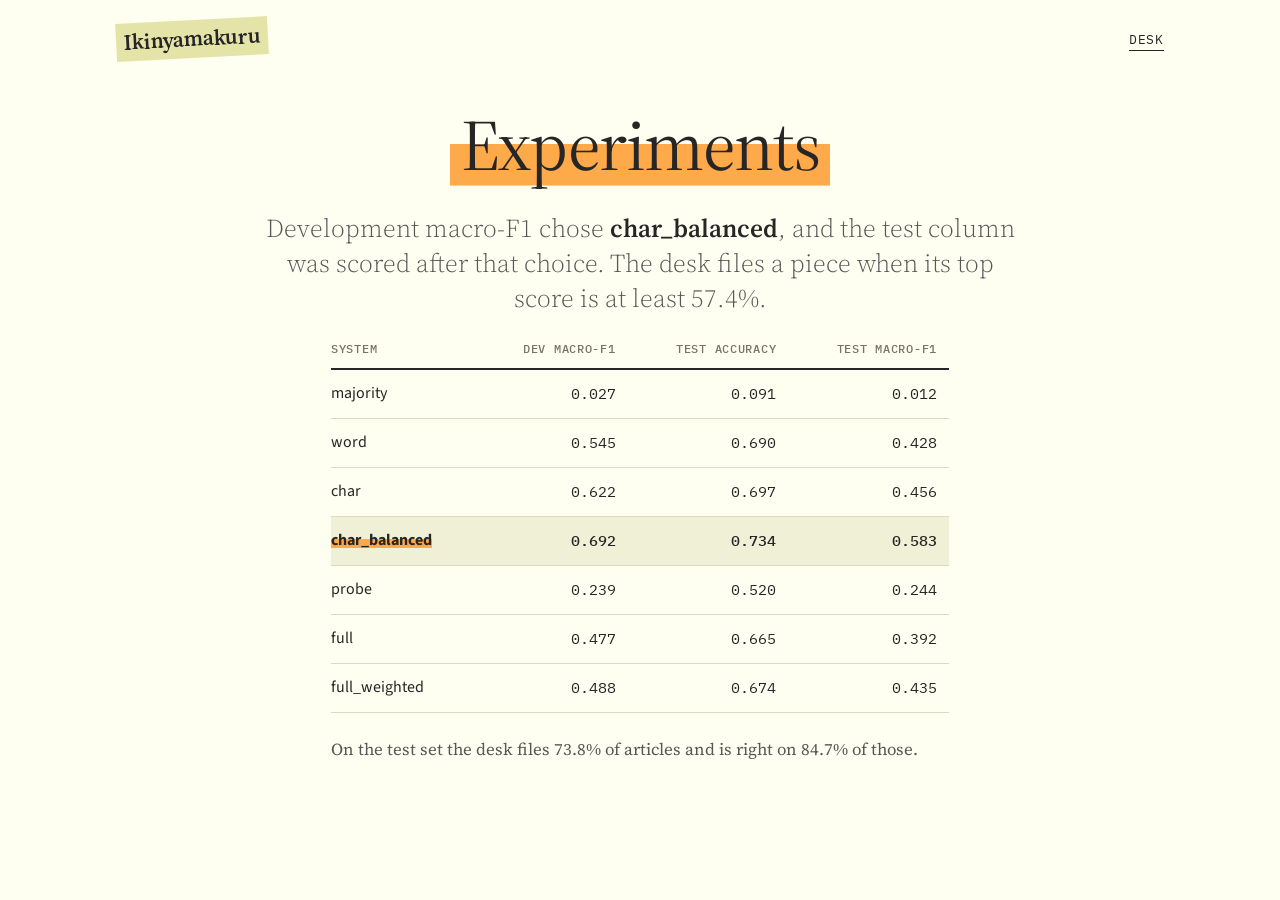
<file: web/lab.html>
<!DOCTYPE html>
<html lang="en">
  <head>
    <meta charset="utf-8" />
    <meta name="viewport" content="width=device-width, initial-scale=1" />
    <title>Experiments · Ikinyamakuru</title>
    <link rel="preconnect" href="https://fonts.googleapis.com" />
    <link rel="preconnect" href="https://fonts.gstatic.com" crossorigin />
    <link rel="stylesheet" href="https://fonts.googleapis.com/css2?family=IBM+Plex+Mono:wght@400;500&family=Source+Sans+3:ital,wght@0,400;0,600;0,700;1,400&family=Source+Serif+4:ital,opsz,wght@0,8..60,300;0,8..60,400;0,8..60,600;1,8..60,400&display=swap" />
    <link rel="stylesheet" href="styles.css?v=12" />
  </head>
  <body>
    <header class="top">
      <a class="brand" href="./">Ikinyamakuru</a>
      <nav>
        <a href="./">Desk</a>
      </nav>
    </header>

    <main>
      <section class="hero hero-lab">
        <h1><span class="swipe">Experiments</span></h1>
        
        <p class="lede">Development macro-F1 chose <strong>char_balanced</strong>, and the test column was scored after that choice. The desk files a piece when its top score is at least 57.4%.</p>
        
      </section>

      
      <div class="sheet">
        <div class="table-wrap">
          <table>
            <thead>
              <tr>
                <th>System</th>
                <th>Dev macro-F1</th>
                <th>Test accuracy</th>
                <th>Test macro-F1</th>
              </tr>
            </thead>
            <tbody>
              
              <tr >
                <td>majority</td>
                <td data-label="Dev macro-F1">0.027</td>
                <td data-label="Test accuracy">0.091</td>
                <td data-label="Test macro-F1">0.012</td>
              </tr>
              
              <tr >
                <td>word</td>
                <td data-label="Dev macro-F1">0.545</td>
                <td data-label="Test accuracy">0.690</td>
                <td data-label="Test macro-F1">0.428</td>
              </tr>
              
              <tr >
                <td>char</td>
                <td data-label="Dev macro-F1">0.622</td>
                <td data-label="Test accuracy">0.697</td>
                <td data-label="Test macro-F1">0.456</td>
              </tr>
              
              <tr class="chosen">
                <td>char_balanced</td>
                <td data-label="Dev macro-F1">0.692</td>
                <td data-label="Test accuracy">0.734</td>
                <td data-label="Test macro-F1">0.583</td>
              </tr>
              
              <tr >
                <td>probe</td>
                <td data-label="Dev macro-F1">0.239</td>
                <td data-label="Test accuracy">0.520</td>
                <td data-label="Test macro-F1">0.244</td>
              </tr>
              
              <tr >
                <td>full</td>
                <td data-label="Dev macro-F1">0.477</td>
                <td data-label="Test accuracy">0.665</td>
                <td data-label="Test macro-F1">0.392</td>
              </tr>
              
              <tr >
                <td>full_weighted</td>
                <td data-label="Dev macro-F1">0.488</td>
                <td data-label="Test accuracy">0.674</td>
                <td data-label="Test macro-F1">0.435</td>
              </tr>
              
            </tbody>
          </table>
        </div>
        
        <p class="filing">On the test set the desk files 73.8% of articles and is right on 84.7% of those.</p>
        
      </div>
      
    </main>
  </body>
</html>
</file>
<file: web/styles.css>
/* Ikinyamakuru desk. Cream paper, serif reading text, sans controls,
   typewriter labels, and highlighter swipes behind the words that matter. */

:root {
  --paper: #fffff1;
  --note: #f0f0d6;
  --band: #e4e4a9;
  --ink: #262626;
  --ink-soft: #575757;
  --ink-faint: #787463;
  --rule: #d9d9c4;
  --accent: #5b6c14;
  --swipe-file: #ffaa4a;
  --swipe-rival: #f493ff;
  --swipe-held: #dbd4bc;
  --drift: #ececd3;
  --serif: "Source Serif 4", "Iowan Old Style", Georgia, "Times New Roman", serif;
  --sans: "Source Sans 3", -apple-system, BlinkMacSystemFont, "Segoe UI", Helvetica, Arial, sans-serif;
  --mono: "IBM Plex Mono", "SFMono-Regular", Menlo, Consolas, monospace;
  --prose: 650px;
  --gutter: 16px;
}

* {
  box-sizing: border-box;
}

html {
  -webkit-text-size-adjust: 100%;
}

body {
  margin: 0;
  background: var(--paper);
  color: var(--ink);
  font-family: var(--serif);
  font-size: 1.125rem;
  line-height: 1.6;
  -webkit-font-smoothing: antialiased;
}

::selection {
  background: var(--band);
}

a {
  color: inherit;
}

a:focus-visible,
button:focus-visible,
textarea:focus-visible {
  outline: 2px solid var(--accent);
  outline-offset: 3px;
}

/* Highlighter swipe: a marker band across the lower half of the line. */
.swipe,
mark.support,
mark.rival,
.sections span,
.answer h2 {
  -webkit-box-decoration-break: clone;
  box-decoration-break: clone;
  background-repeat: no-repeat;
  background-size: 100% 55%;
  background-position: 0 82%;
}

.swipe,
.answer h2 {
  background-size: 100% 42%;
  background-position: 0 86%;
}

/* Header */

.top {
  display: flex;
  align-items: center;
  justify-content: space-between;
  gap: 1rem;
  max-width: 1080px;
  margin: 0 auto;
  padding: 1.25rem var(--gutter) 0;
}

.brand {
  display: inline-block;
  font-family: var(--serif);
  font-weight: 600;
  font-size: 1.35rem;
  letter-spacing: -0.01em;
  text-decoration: none;
  transform: rotate(-3deg);
  padding: 0.1rem 0.5rem;
  background: var(--band);
}

.brand:hover {
  background: var(--swipe-file);
}

nav a {
  font-family: var(--mono);
  font-size: 0.8rem;
  text-transform: uppercase;
  letter-spacing: 0.06em;
  text-decoration: none;
  border-bottom: 1px solid var(--ink);
  padding-bottom: 2px;
}

nav a:hover {
  border-bottom-width: 2px;
}

/* Hero */

.hero {
  position: relative;
  overflow: hidden;
  text-align: center;
  padding: 4.5rem var(--gutter) 3rem;
  isolation: isolate;
}

.hero-lab {
  padding-top: 3rem;
  padding-bottom: 1.5rem;
}

.drift {
  position: absolute;
  inset: 0;
  z-index: -1;
  display: flex;
  flex-direction: column;
  justify-content: space-around;
  pointer-events: none;
  -webkit-mask-image: radial-gradient(ellipse at center, transparent 18%, #000 70%);
  mask-image: radial-gradient(ellipse at center, transparent 18%, #000 70%);
}

.drift-row {
  margin: 0;
  white-space: nowrap;
  font-family: var(--serif);
  font-style: italic;
  font-size: clamp(1.5rem, 4vw, 2.6rem);
  color: var(--drift);
  animation: drift calc(90s + var(--row) * 14s) linear infinite;
  animation-direction: alternate;
}

.drift-row:nth-child(even) {
  animation-direction: alternate-reverse;
}

.drift-row span {
  margin-right: 1.4em;
}

@keyframes drift {
  from {
    transform: translateX(0);
  }
  to {
    transform: translateX(-50%);
  }
}

h1 {
  max-width: 14em;
  margin: 0 auto;
  font-family: var(--serif);
  font-weight: 400;
  font-size: clamp(2.4rem, 7vw, 4.5rem);
  line-height: 1.08;
  letter-spacing: -0.02em;
}

.swipe {
  padding: 0 0.15em;
  background-image: linear-gradient(var(--swipe-file), var(--swipe-file));
}

.lede {
  max-width: 30em;
  margin: 1.75rem auto 0;
  font-family: var(--serif);
  font-weight: 300;
  font-size: clamp(1.2rem, 2.6vw, 1.6rem);
  line-height: 1.35;
  color: var(--ink-soft);
}

.lede strong {
  font-weight: 600;
  color: var(--ink);
}

.sections {
  max-width: 44rem;
  margin: 2rem auto 0;
  display: flex;
  flex-wrap: wrap;
  justify-content: center;
  gap: 0.35rem 0.6rem;
  font-family: var(--sans);
  font-style: italic;
  font-size: 1rem;
}

.sections span {
  padding: 0 0.3rem;
  background-image: linear-gradient(var(--swipe-held), var(--swipe-held));
}

/* Main column */

.sheet {
  max-width: var(--prose);
  margin: 0 auto;
  padding: 0 var(--gutter);
}

main {
  padding-bottom: 4rem;
}

.ask label {
  display: block;
  margin-bottom: 0.5rem;
  font-family: var(--mono);
  font-size: 0.78rem;
  text-transform: uppercase;
  letter-spacing: 0.08em;
  color: var(--ink-faint);
}

textarea {
  display: block;
  width: 100%;
  min-height: 13rem;
  padding: 1rem 1.1rem;
  border: 1px solid var(--ink);
  border-radius: 2px;
  background: #fff;
  color: var(--ink);
  font-family: var(--serif);
  font-size: 1.05rem;
  line-height: 1.55;
  resize: vertical;
  white-space: pre-wrap;
  tab-size: 4;
  box-shadow: 4px 4px 0 var(--band);
}

textarea::placeholder {
  color: #9a978a;
  font-style: italic;
}

.ask-bar {
  display: flex;
  align-items: flex-start;
  justify-content: space-between;
  gap: 1rem;
  margin-top: 1rem;
}

.hint {
  margin: 0.2rem 0 0;
  font-family: var(--sans);
  font-size: 0.9rem;
  line-height: 1.4;
  color: var(--ink-soft);
}

button {
  flex: none;
  padding: 0.6rem 1.6rem;
  border: 1px solid var(--ink);
  border-radius: 2px;
  background: var(--ink);
  color: var(--paper);
  font-family: var(--sans);
  font-weight: 700;
  font-size: 1rem;
  letter-spacing: 0.02em;
  cursor: pointer;
  transition: transform 0.12s ease, box-shadow 0.12s ease;
}

button:hover {
  transform: translate(-2px, -2px);
  box-shadow: 3px 3px 0 var(--swipe-file);
}

button:disabled {
  opacity: 0.6;
  cursor: progress;
}

/* Answer */

/* The answer runs wider than the form: the decision on the left, the passage
   and its marks on the right. Narrow screens stack the decision first. */
.answer {
  width: calc(100% - 2 * var(--gutter));
  max-width: 1080px;
  margin: 2.5rem auto 0;
  padding: 2.25rem 2.25rem 2rem;
  background: var(--note);
  border-top: 3px solid var(--ink);
  display: grid;
  grid-template-columns: minmax(17rem, 1fr) minmax(0, 1.75fr);
  grid-template-areas: "decision why";
  column-gap: 2.5rem;
  align-items: start;
  scroll-margin-top: 1.5rem;
}

.decision {
  grid-area: decision;
  padding-right: 2.5rem;
  border-right: 1px solid var(--rule);
}

.answer[hidden] {
  display: none;
}

.kicker {
  margin: 0;
  font-family: var(--mono);
  font-size: 0.78rem;
  text-transform: uppercase;
  letter-spacing: 0.1em;
  color: var(--accent);
}

.answer h2 {
  display: inline;
  margin: 0;
  padding: 0 0.2em;
  font-family: var(--serif);
  font-weight: 400;
  font-size: clamp(2.2rem, 6vw, 3.2rem);
  line-height: 1.25;
  letter-spacing: -0.015em;
  background-image: linear-gradient(var(--swipe-file), var(--swipe-file));
}

.answer.held .kicker {
  color: var(--ink-faint);
}

.answer.held h2 {
  background-image: linear-gradient(var(--swipe-held), var(--swipe-held));
}

.answer .kicker + h2 {
  margin-top: 0.4rem;
}

.en {
  margin: 0.6rem 0 0;
  font-family: var(--sans);
  font-weight: 600;
  font-size: 1rem;
  text-transform: lowercase;
}

.blurb {
  margin: 0.5rem 0 0;
  font-size: 1.05rem;
  color: var(--ink-soft);
}

.score {
  margin: 1.5rem 0 0.5rem;
  font-family: var(--mono);
  font-size: 0.85rem;
  color: var(--ink-soft);
}

.tops {
  list-style: none;
  margin: 0;
  padding: 0;
  border-top: 1px solid var(--rule);
}

.tops li {
  display: grid;
  grid-template-columns: minmax(0, 1fr) auto;
  grid-template-areas:
    "kin pct"
    "label label"
    "meter meter";
  column-gap: 1rem;
  padding: 0.7rem 0;
  border-bottom: 1px solid var(--rule);
}

.tops .kin {
  grid-area: kin;
  font-style: italic;
  font-size: 1.1rem;
}

.tops .pct {
  grid-area: pct;
  font-family: var(--mono);
  font-size: 0.9rem;
  font-variant-numeric: tabular-nums;
}

.tops .label {
  grid-area: label;
  font-family: var(--sans);
  font-size: 0.85rem;
  color: var(--ink-faint);
}

.meter {
  grid-area: meter;
  display: block;
  height: 6px;
  margin-top: 0.4rem;
  background: rgba(38, 38, 38, 0.08);
}

.meter > span {
  display: block;
  height: 100%;
  width: calc(var(--p) * 1%);
  background: var(--accent);
}

.tops li:not(:first-child) .meter > span {
  background: var(--ink-faint);
}

.why {
  grid-area: why;
  min-width: 0;
}

.why h3 {
  margin: 0 0 0.5rem;
  font-family: var(--mono);
  font-weight: 500;
  font-size: 0.78rem;
  text-transform: uppercase;
  letter-spacing: 0.1em;
  color: var(--ink-faint);
}

.why p {
  margin: 0.5rem 0;
}

.key {
  display: flex;
  flex-wrap: wrap;
  gap: 0.4rem 1.25rem;
  font-family: var(--sans);
  font-size: 0.9rem;
  color: var(--ink-soft);
}

.why .passage {
  margin-top: 1rem;
  padding: 1.1rem 1.25rem;
  background: #fff;
  border-left: 3px solid var(--band);
  font-size: 1.02rem;
  line-height: 1.75;
  max-height: 34rem;
  overflow-y: auto;
  white-space: pre-wrap; /* keep the article's line breaks, blank lines, and spacing */
  tab-size: 4;
  overflow-wrap: anywhere;
}

mark.support,
mark.rival {
  color: var(--ink);
  padding: 0 0.15em;
  background-color: transparent;
}

mark.support {
  background-image: linear-gradient(var(--swipe-file), var(--swipe-file));
}

mark.rival {
  font-style: italic;
  background-image: linear-gradient(var(--swipe-rival), var(--swipe-rival));
}

.answer.error {
  display: block;
  max-width: calc(var(--prose) - 2 * var(--gutter));
  padding: 1.25rem 1.5rem;
  border-top-color: #b4471f;
}

.answer.error p {
  margin: 0;
  font-family: var(--sans);
  font-weight: 600;
}

/* Examples */

.examples {
  margin-top: 3.5rem;
}

.examples h2 {
  margin: 0;
  font-family: var(--mono);
  font-weight: 500;
  font-size: 0.78rem;
  text-transform: uppercase;
  letter-spacing: 0.1em;
  color: var(--ink-faint);
}

.examples .note {
  margin: 0.4rem 0 1rem;
  font-family: var(--sans);
  font-size: 0.95rem;
  color: var(--ink-soft);
}

.examples ol {
  margin: 0;
  padding: 0;
  list-style: none;
  counter-reset: example;
  border-top: 1px solid var(--rule);
}

.examples li {
  counter-increment: example;
  display: grid;
  grid-template-columns: 2.2rem minmax(0, 1fr);
  padding: 0.75rem 0;
  border-bottom: 1px solid var(--rule);
}

.examples li::before {
  content: counter(example, decimal-leading-zero);
  font-family: var(--mono);
  font-size: 0.8rem;
  line-height: 1.9;
  color: var(--ink-faint);
}

.examples a {
  font-size: 1.05rem;
  line-height: 1.45;
  text-decoration: none;
  overflow-wrap: anywhere;
  background-image: linear-gradient(var(--swipe-held), var(--swipe-held));
  background-repeat: no-repeat;
  background-size: 0% 62%;
  background-position: 0 78%;
  transition: background-size 0.25s ease;
}

.examples a:hover,
.examples a:focus-visible {
  background-size: 100% 62%;
}

/* Experiments table */

.table-wrap {
  overflow-x: auto;
}

table {
  width: 100%;
  border-collapse: collapse;
  font-family: var(--sans);
  font-size: 1rem;
}

thead th {
  padding: 0 0.75rem 0.6rem;
  border-bottom: 2px solid var(--ink);
  font-family: var(--mono);
  font-weight: 500;
  font-size: 0.75rem;
  text-transform: uppercase;
  letter-spacing: 0.06em;
  text-align: right;
  vertical-align: bottom;
  color: var(--ink-faint);
}

thead th:first-child {
  text-align: left;
  padding-left: 0;
}

td {
  padding: 0.7rem 0.75rem;
  border-bottom: 1px solid var(--rule);
  text-align: right;
  font-family: var(--mono);
  font-size: 0.92rem;
  font-variant-numeric: tabular-nums;
}

td:first-child {
  padding-left: 0;
  text-align: left;
  font-family: var(--sans);
  font-size: 1rem;
}

tr.chosen td {
  background: var(--note);
  font-weight: 500;
}

tr.chosen td:first-child {
  font-weight: 700;
  text-decoration-line: underline;
  text-decoration-color: var(--swipe-file);
  text-decoration-thickness: 0.55em;
  text-underline-offset: -0.35em;
  text-decoration-skip-ink: none;
}

.filing {
  margin-top: 1.5rem;
  font-size: 1.05rem;
  color: var(--ink-soft);
}

/* Medium screens: one column, decision first */

@media (max-width: 860px) {
  .answer {
    grid-template-columns: minmax(0, 1fr);
    grid-template-areas:
      "decision"
      "why";
    row-gap: 2rem;
  }

  .decision {
    padding-right: 0;
    border-right: 0;
  }
}

/* Small screens */

@media (max-width: 640px) {
  body {
    font-size: 1.05rem;
  }

  .hero {
    padding-top: 3rem;
  }

  .ask-bar {
    flex-direction: column;
  }

  button {
    width: 100%;
  }

  .answer {
    padding: 1.5rem 1rem 1.25rem;
  }

  .why .passage {
    padding: 1rem;
  }

  thead {
    display: none;
  }

  table,
  tbody,
  tr,
  td {
    display: block;
    width: 100%;
  }

  tr {
    padding: 0.6rem 0;
    border-bottom: 1px solid var(--rule);
  }

  td {
    display: flex;
    justify-content: space-between;
    padding: 0.2rem 0;
    border: 0;
  }

  td:first-child {
    font-weight: 600;
  }

  td[data-label]::before {
    content: attr(data-label);
    font-family: var(--sans);
    color: var(--ink-faint);
  }

  tr.chosen td,
  tr.chosen td:first-child {
    padding-left: 0.5rem;
    padding-right: 0.5rem;
  }
}

@media (prefers-reduced-motion: reduce) {
  .drift-row {
    animation: none;
  }

  button,
  .examples a {
    transition: none;
  }

  button:hover {
    transform: none;
  }
}
</file>
